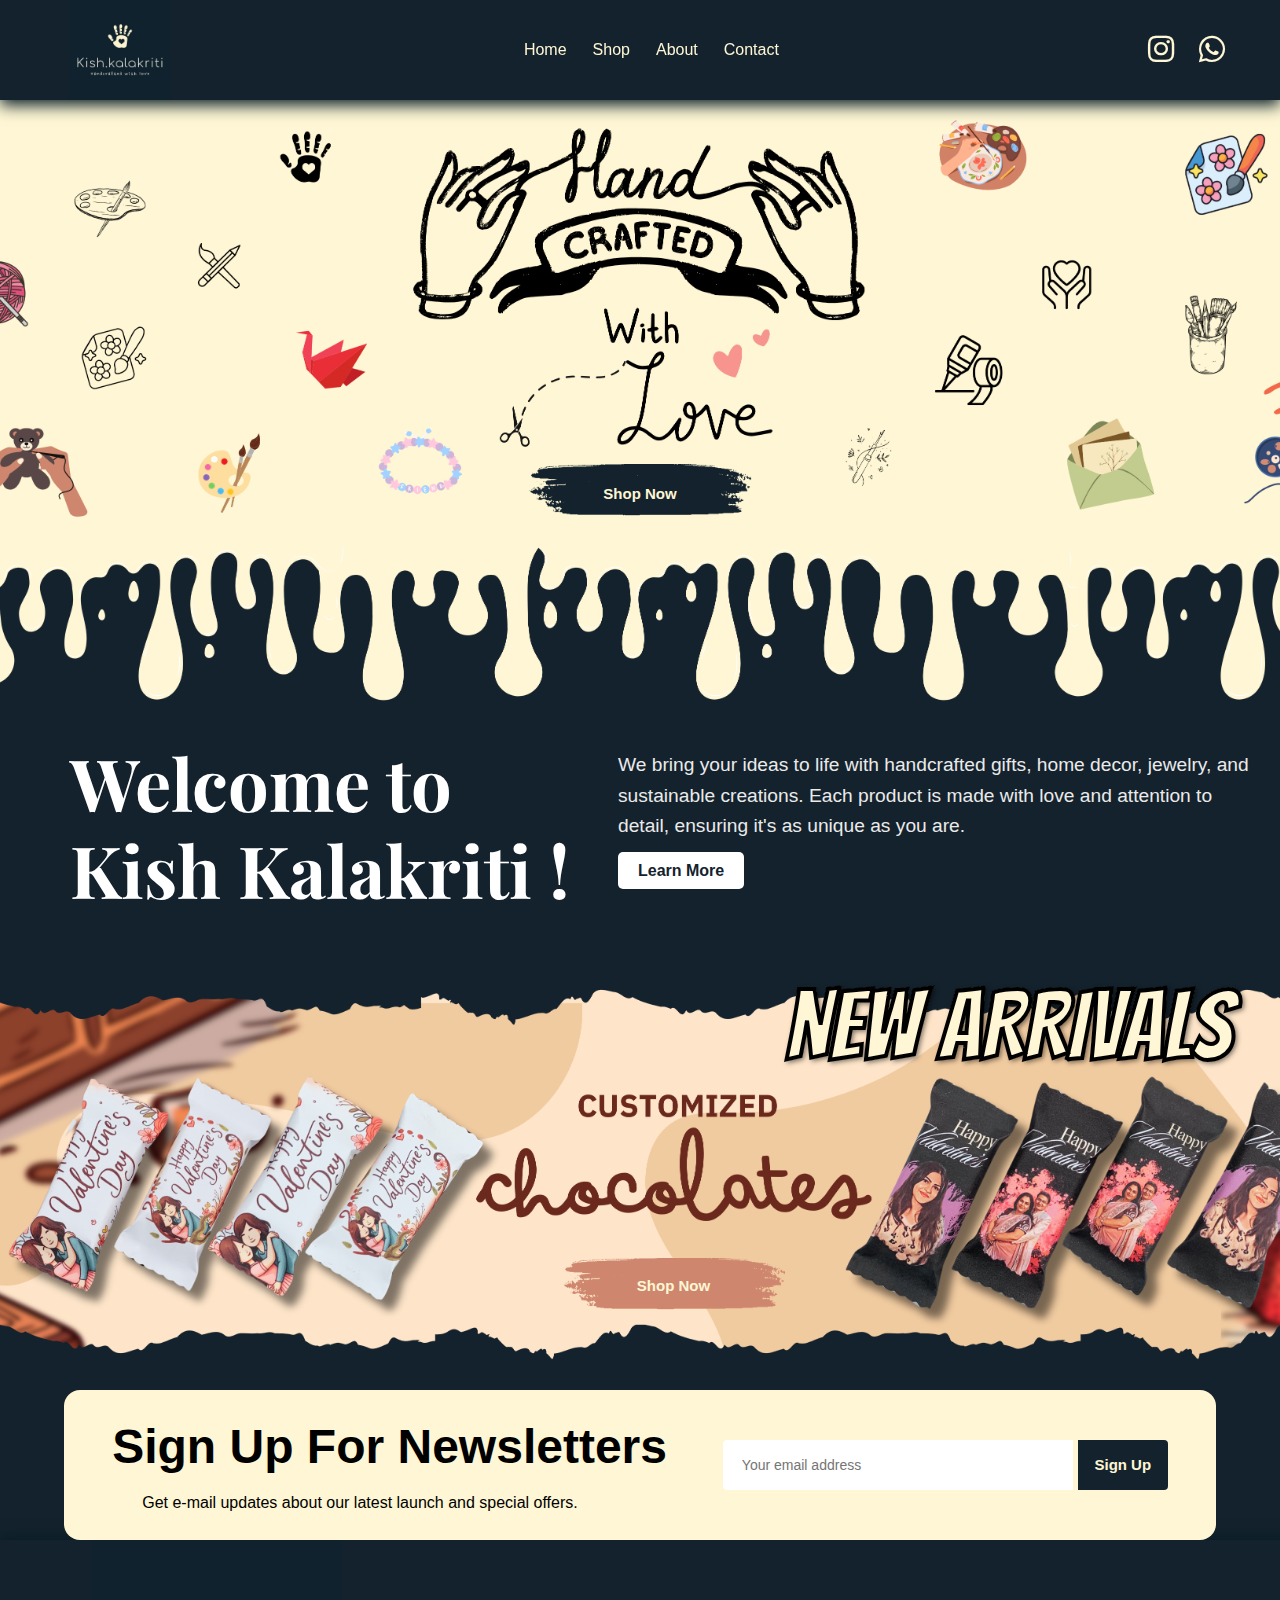
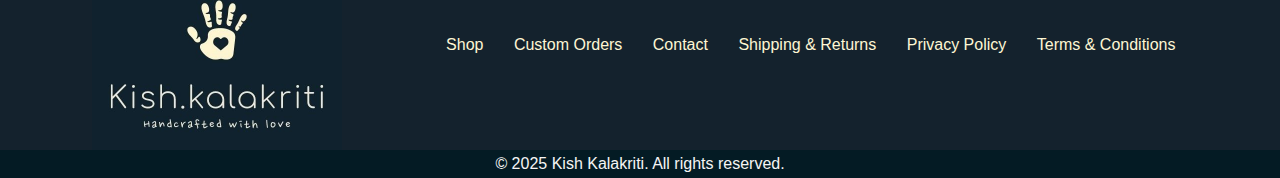
<file: index.html>
<!DOCTYPE html>
<html lang="en">
    <head>
        <!-- Basic Meta Tags -->
        <meta charset="UTF-8">
        <meta name="viewport" content="width=device-width, initial-scale=1.0">
        <meta http-equiv="X-UA-Compatible" content="IE=edge">
        
        <!-- Primary Meta Tags -->
        <title>Kish Kalakriti - Handcrafted Creations & Personalized Gifts</title>
        <meta name="title" content="Kish Kalakriti - Handcrafted Creations & Personalized Gifts">
        <meta name="description" content="Discover unique handcrafted gifts, home decor, customized chocolates, jewelry, and sustainable creations at Kish Kalakriti. Each product is made with love and attention to detail.">
        <meta name="keywords" content="handmade gifts, customized chocolates, glass paintings, jewelry, handcrafted, home decor, keychains, custom gifts, personalized gifts">
        <meta name="author" content="Kish Kalakriti">
        <meta name="robots" content="index, follow">
        <meta name="language" content="English">
        
        <!-- Canonical URL -->
        <meta rel="canonical" href="https://kishkalakriti.netlify.app">
        
        <!-- Open Graph / Facebook -->
        <meta property="og:type" content="website">
        <meta property="og:url" content="https://kishkalakriti.netlify.app">
        <meta property="og:title" content="Kish Kalakriti - Handcrafted Creations & Personalized Gifts">
        <meta property="og:description" content="We bring your ideas to life with handcrafted gifts, home decor, jewelry, and sustainable creations. Each product is made with love and attention to detail, ensuring it's as unique as you are.">
        <meta property="og:image" content="https://kishkalakriti.netlify.app/assets/images/kish-kalakriti-og.png">
        <meta property="og:image:width" content="1200">
        <meta property="og:image:height" content="627">
        <meta property="og:image:type" content="image/png">
        <meta property="og:site_name" content="Kish Kalakriti">

        <meta property="og:image" content="https://kishkalakriti.netlify.app/assets/images/kish-kalakriti-og.png">
        <meta property="og:url" content="https://kishkalakriti.netlify.app">
        <meta property="og:type" content="website">


        <meta property="og:title" content="Kish Kalakriti - Handcrafted Creations & Personalized Gifts">
        <meta property="og:description" content="We bring your ideas to life with handcrafted gifts, home decor, jewelry, and sustainable creations. Each product is made with love and attention to detail, ensuring it's as unique as you are.">
        <meta property="og:image" content="https://kishkalakriti.netlify.app/assets/images/kish-kalakriti-og.png">
        <meta property="og:image:width" content="1200">
        <meta property="og:image:height" content="627">
        <meta property="og:image:type" content="image/png">
        <meta property="og:site_name" content="Kish Kalakriti">
        <meta property="og:url" content="https://kishkalakriti.netlify.app">
        <meta property="og:type" content="website">

        
        <!-- Twitter -->
        <meta property="twitter:card" content="summary_large_image">
        <meta property="twitter:url" content="https://kishkalakriti.netlify.app">
        <meta property="twitter:title" content="Kish Kalakriti - Handcrafted Creations & Personalized Gifts">
        <meta property="twitter:description" content="Discover unique handcrafted gifts, home decor, customized chocolates, jewelry, and sustainable creations at Kish Kalakriti.">
        <meta property="twitter:image" content="https://kishkalakriti.netlify.app/assets/images/kish-kalakriti-og.png">
        
        <!-- Favicon -->
        <link rel="icon" type="image/png" sizes="32x32" href="/favicon-32x32.png">
        <link rel="icon" type="image/png" sizes="16x16" href="/favicon-16x16.png">
        <link rel="apple-touch-icon" sizes="180x180" href="/apple-touch-icon.png">
        <link rel="manifest" href="/site.webmanifest">
        <meta name="theme-color" content="#14222D">
        
        <!-- Performance Optimization -->
        <link rel="preconnect" href="https://fonts.googleapis.com">
        <link rel="preconnect" href="https://fonts.gstatic.com" crossorigin>
        <link rel="preconnect" href="https://cdnjs.cloudflare.com" crossorigin>
        
        <!-- DNS Prefetch -->
        <link rel="dns-prefetch" href="//fonts.googleapis.com">
        <link rel="dns-prefetch" href="//cdnjs.cloudflare.com">
        
        <!-- Stylesheets -->
        <link rel="stylesheet" href="/assets/css/style.css">
        <link rel="stylesheet" href="https://cdnjs.cloudflare.com/ajax/libs/font-awesome/6.0.0/css/all.min.css">
        <link href="https://fonts.googleapis.com/css2?family=Playfair+Display:wght@400;700&family=Bangers&family=Indie+Flower&family=Kranky&family=Lavishly+Yours&family=Londrina+Shadow&family=Rouge+Script&family=Twinkle+Star&family=Birthstone&display=swap" rel="stylesheet">
        
        <!-- Structured Data - Organization -->
        <script type="application/ld+json">
        {
          "@context": "https://schema.org",
          "@type": "Organization",
          "name": "Kish Kalakriti",
          "url": "https://kishkalakriti.com",
          "logo": "https://kishkalakriti.com/assets/images/logo.png",
          "sameAs": [
            "https://instagram.com/kish.kalakriti",
            "https://wa.me/+917827044075"
          ],
          "contactPoint": {
            "@type": "ContactPoint",
            "telephone": "+917827044075",
            "contactType": "customer service"
          }
        }
        </script>
        
        <!-- Google tag (gtag.js) - Optional, only include if you have Google Analytics -->
        <!-- <script async src="https://www.googletagmanager.com/gtag/js?id=G-XXXXXXXXXX"></script>
        <script>
          window.dataLayer = window.dataLayer || [];
          function gtag(){dataLayer.push(arguments);}
          gtag('js', new Date());
          gtag('config', 'G-XXXXXXXXXX');
        </script> -->
    </head>
<body>
    <header>
        <nav class="navbar">
            <div class="nav-logo">
                <div class="logo"></div>
            </div>
            <div class="nav-ops">
                <a href="index.html" class="active">Home</a>
                <a href="/pages/shop.html">Shop</a>
                <a href="/pages/about.html">About</a>
                <a href="/pages/contact.html">Contact</a>
            </div>
            <div class="social">
                <a href="https://instagram.com/kish.kalakriti"><i class="fab fa-instagram"></i></a>
                <a href="https://wa.me/+917827044075"><i class="fab fa-whatsapp"></i></a>
            </div>
        </nav>
    </header>

    <section class="hero-sec">
        <button class="shop-now">
            <a href="/pages/shop.html">Shop Now</a>
        </button>
    </section>

    <section class="features">
        <div class="welcome">
            <h1>Welcome to<br>Kish Kalakriti !</h1>
        </div>
        <div class="details">
            <p>We bring your ideas to life with handcrafted gifts, home decor, jewelry, and sustainable creations. Each product is made with love and attention to detail, ensuring it's as unique as you are.</p>
            <a href="/pages/about.html" class="btn">Learn More</a>
        </div>
    </section>

    <section class="new-arrivals">
        <div class="new">
            <h1>NEW ARRIVALS</h1>
        </div>
        <div class="new-s">
            <button>
                <a href="/pages/shop.html#customized-chocolates">Shop Now</a>
            </button>
        </div>
    </section>

    <!--<section id="newsletter">
        <div class="news">
            <div class="newstext">
                <h2>Sign up for Newsletter</h2>
                <p>Get e-mail updates about our latest launch and special offers.</p>
            </div>
            <div class="form">
                <input type="text" placeholder="Your email address">
                <button>Sign Up</button>
            </div>
            <div class="form">
                <form id="newsletter-form">
                    <input type="email" name="email" placeholder="Your email address" required>
                    <button type="submit">Sign Up</button>
                </form>
            </div>
            
        </div>
    </section>-->

    <section id="newsletter">
        <div class="news">
            <div class="newstext">
                <h2>Sign Up For Newsletters</h2>
                <p>Get e-mail updates about our latest launch and special offers.</p>
            </div>
            <div class="form">
                <form id="newsletter-form">
                    <input type="email" name="emailAddress" placeholder="Your email address" required>
                    <button type="submit">Sign Up</button>
                </form>
            </div>
        </div>
    </section>
    
    
    
    
    
    
    
    

    <footer>
        <div class="foot">
            <div class="col">
                <div class="foot-logo"></div>
            </div>
    
            <div class="footer-links">
                <div class="links">
                    <a href="/pages/shop.html">Shop</a>
                    <a href="https://wa.me/+917827044075?text=Hello%2C%20I%20would%20like%20a%20custom%20order">Custom Orders</a>
                    <a href="/pages/contact.html">Contact</a>
                    <a href="/pages/shipping.html">Shipping & Returns</a>
                    <a href="/pages/privacy.html">Privacy Policy</a>
                    <a href="/pages/terms.html">Terms & Conditions</a>
                </div>
                
            </div>
        </div>
        <div class="footer-bottom">
            <p>&copy; 2025 Kish Kalakriti. All rights reserved.</p>
        </div>
    </footer>

    <script src="/assets/js/script.js"></script>
</body>
</html>
</file>
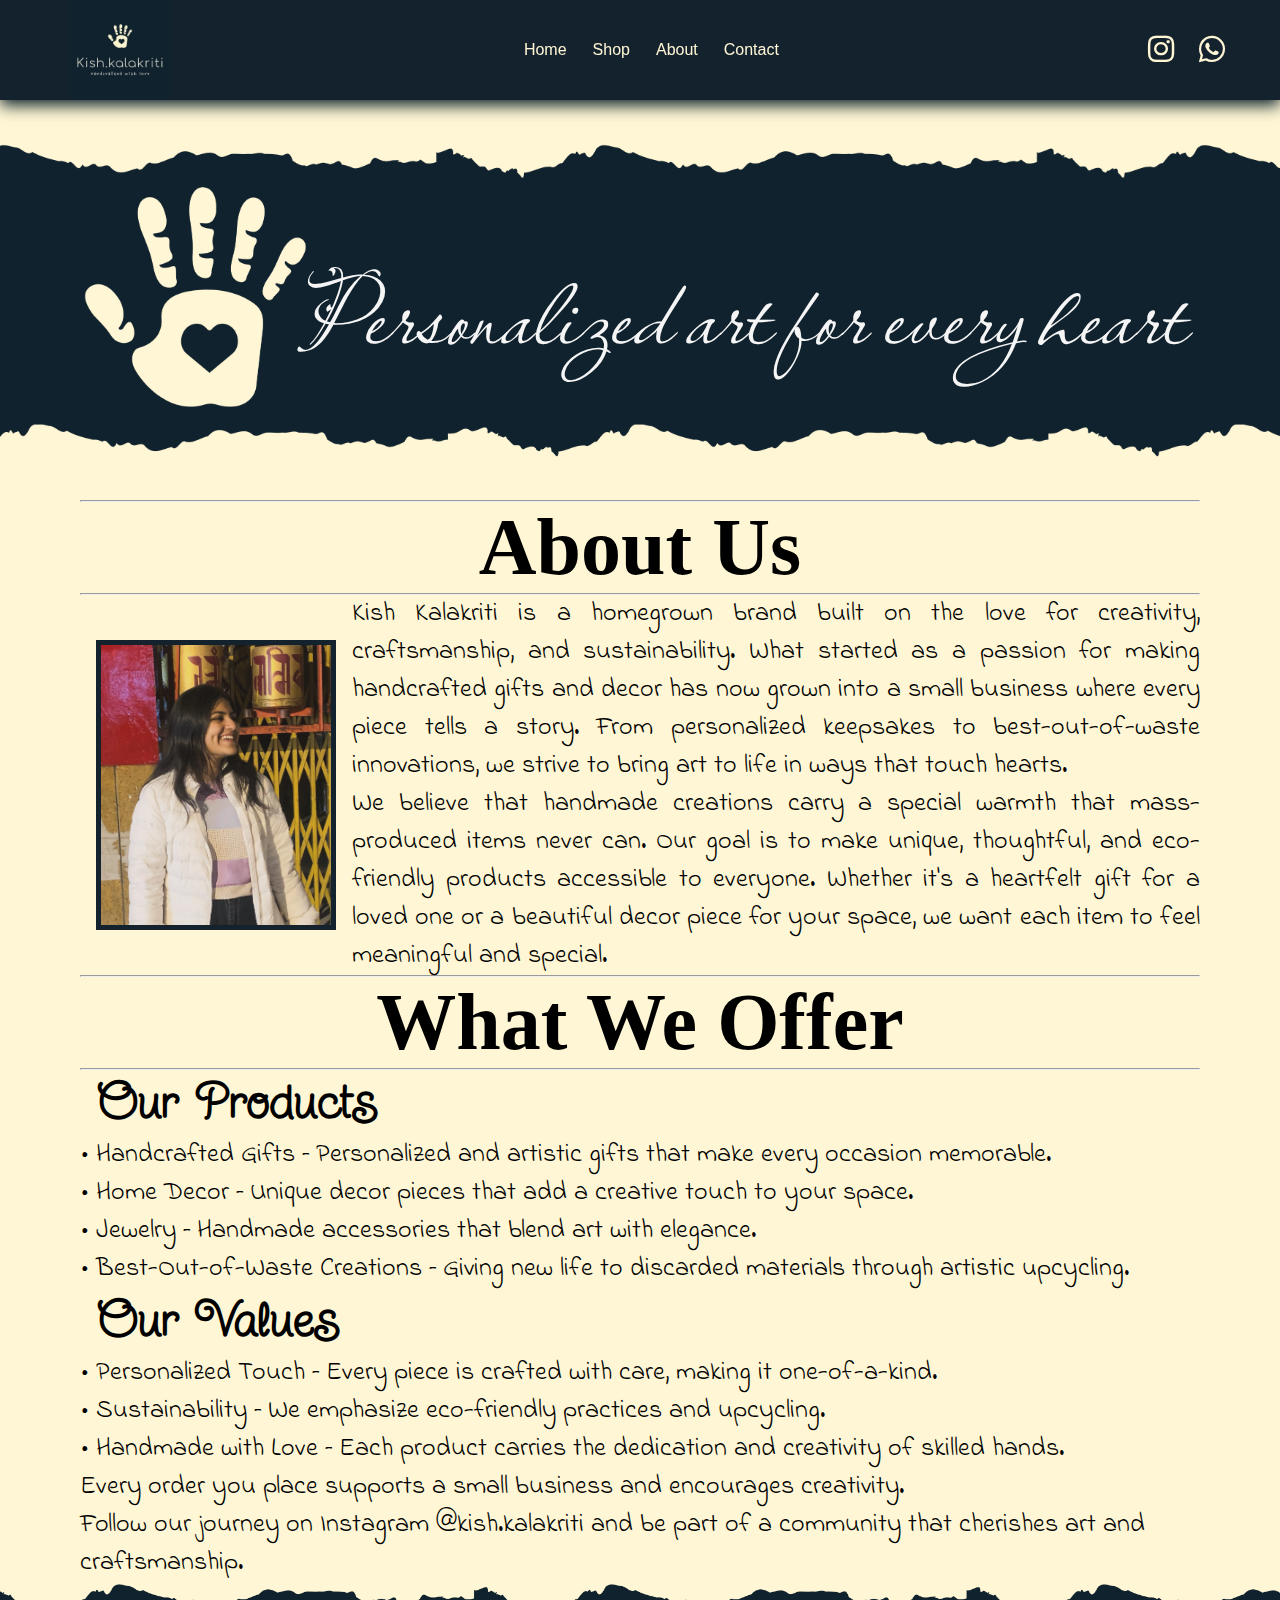
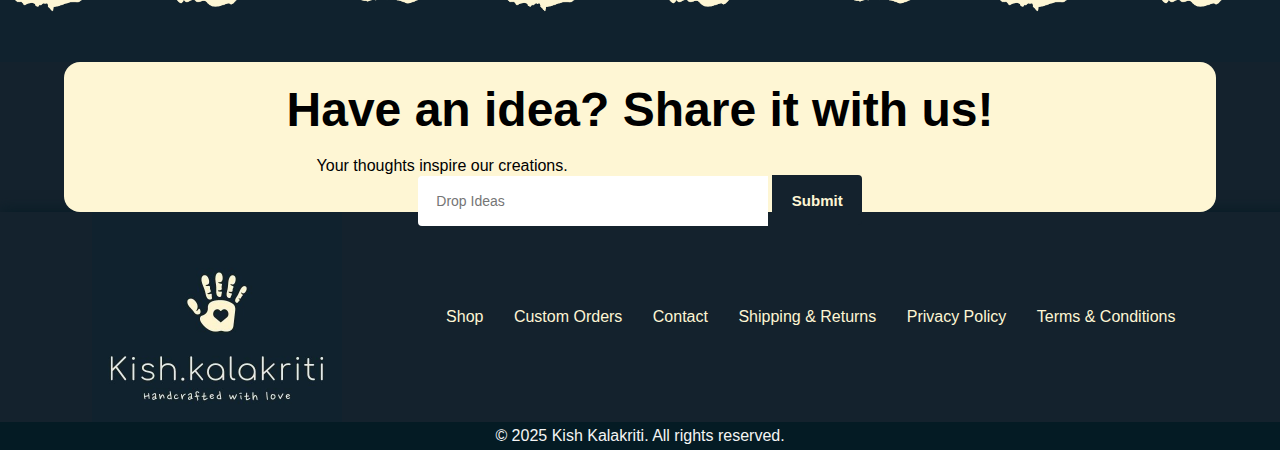
<file: pages/about.html>
<!DOCTYPE html>
<html lang="en">
<head>
    <meta charset="UTF-8">
    <meta name="viewport" content="width=device-width, initial-scale=1.0">
    <title>About Us - Kish Kalakriti</title>
    <link rel="stylesheet" href="/assets/css/style.css">
    <link rel="stylesheet" href="https://cdnjs.cloudflare.com/ajax/libs/font-awesome/6.0.0/css/all.min.css">
    <link href="https://fonts.googleapis.com/css2?family=Playfair+Display:wght@400;700&family=Bangers&family=Indie+Flower&family=Kranky&family=Lavishly+Yours&family=Londrina+Shadow&family=Rouge+Script&family=Twinkle+Star&family=Birthstone&display=swap" rel="stylesheet">
</head>
<body bgcolor="#fef6d4">
    <header>
        <nav class="navbar">
            <div class="nav-logo">
                <div class="logo"></div>
            </div>
            <div class="nav-ops">
                <a href="/index.html">Home</a>
                <a href="shop.html">Shop</a>
                <a href="about.html" class="active">About</a>
                <a href="contact.html">Contact</a>
            </div>
            <div class="social">
                <a href="https://instagram.com/kish.kalakriti"><i class="fab fa-instagram"></i></a>
                <a href="https://wa.me/+917827044075"><i class="fab fa-whatsapp"></i></a>
            </div>
        </nav>
    </header>

    

    <section class="hero-abt">
        <div class="abt-txt">
            <p>Personalized  art  for  every  heart</p>
        </div>
    </section>

    <section class="about-us">
        <hr>
        <h1>About Us</h1>
        <hr>
        <div class="cont">
            <div class="photo-box">
                <div class="photo"></div>
            </div>
            <div class="text-content">
                <p>
                    Kish Kalakriti is a homegrown brand built on the love for creativity, craftsmanship, and sustainability. What started as a passion for making handcrafted gifts and decor has now grown into a small business where every piece tells a story. From personalized keepsakes to best-out-of-waste innovations, we strive to bring art to life in ways that touch hearts.
                </p>
                <p>
                    We believe that handmade creations carry a special warmth that mass-produced items never can. Our goal is to make unique, thoughtful, and eco-friendly products accessible to everyone. Whether it's a heartfelt gift for a loved one or a beautiful decor piece for your space, we want each item to feel meaningful and special.
                </p>
            </div>
        </div>
    </section>

   

    <section class="creator">
        <hr>
        <h1>What We Offer</h1>
        <hr>
        <h2>Our Products</h2>
        <p>• Handcrafted Gifts – Personalized and artistic gifts that make every occasion memorable.</p>
        <p>• Home Decor – Unique decor pieces that add a creative touch to your space.</p>
        <p>• Jewelry – Handmade accessories that blend art with elegance.</p>
        <p>• Best-Out-of-Waste Creations – Giving new life to discarded materials through artistic upcycling.</p>
        
        <h2>Our Values</h2>
        <p>• Personalized Touch – Every piece is crafted with care, making it one-of-a-kind.</p>
        <p>• Sustainability – We emphasize eco-friendly practices and upcycling.</p>
        <p>• Handmade with Love – Each product carries the dedication and creativity of skilled hands.</p>
        
        <p>Every order you place supports a small business and encourages creativity.</p>
        <p>Follow our journey on Instagram @kish.kalakriti and be part of a community that cherishes art and craftsmanship.</p>
    </section>

    <section class="abtbanner2"></section>


    <section id="newsletter">
        <div class="news">
            <div class="newstext">
                <h2>Have an idea? Share it with us!</h2>
                <p>Your thoughts inspire our creations.</p>
            </div>
            <div class="form">
                <form id="newsletter-form" action="https://formspree.io/f/mvgkonrw" method="POST">
                  <input type="text" name="message" placeholder="Drop Ideas" required>
                  <button type="submit">Submit</button>
                </form>
              </div>
        </div>
    </section>

    <footer>
        <div class="foot">
            <div class="col">
                <div class="foot-logo"></div>
            </div>
    
            <div class="footer-links">
                <div class="links">
                    <a href="shop.html">Shop</a>
                    <a href="https://wa.me/+917827044075?text=Hello%2C%20I%20would%20like%20a%20custom%20order">Custom Orders</a>
                    <a href="contact.html">Contact</a>
                    <a href="shipping.html">Shipping & Returns</a>
                    <a href="privacy.html">Privacy Policy</a>
                    <a href="terms.html">Terms & Conditions</a>
                </div>
                
            </div>
        </div>
        <div class="footer-bottom">
            <p>&copy; 2025 Kish Kalakriti. All rights reserved.</p>
        </div>
    </footer>

    <script src="/assets/js/script.js"></script>
</body>
</html>
</file>
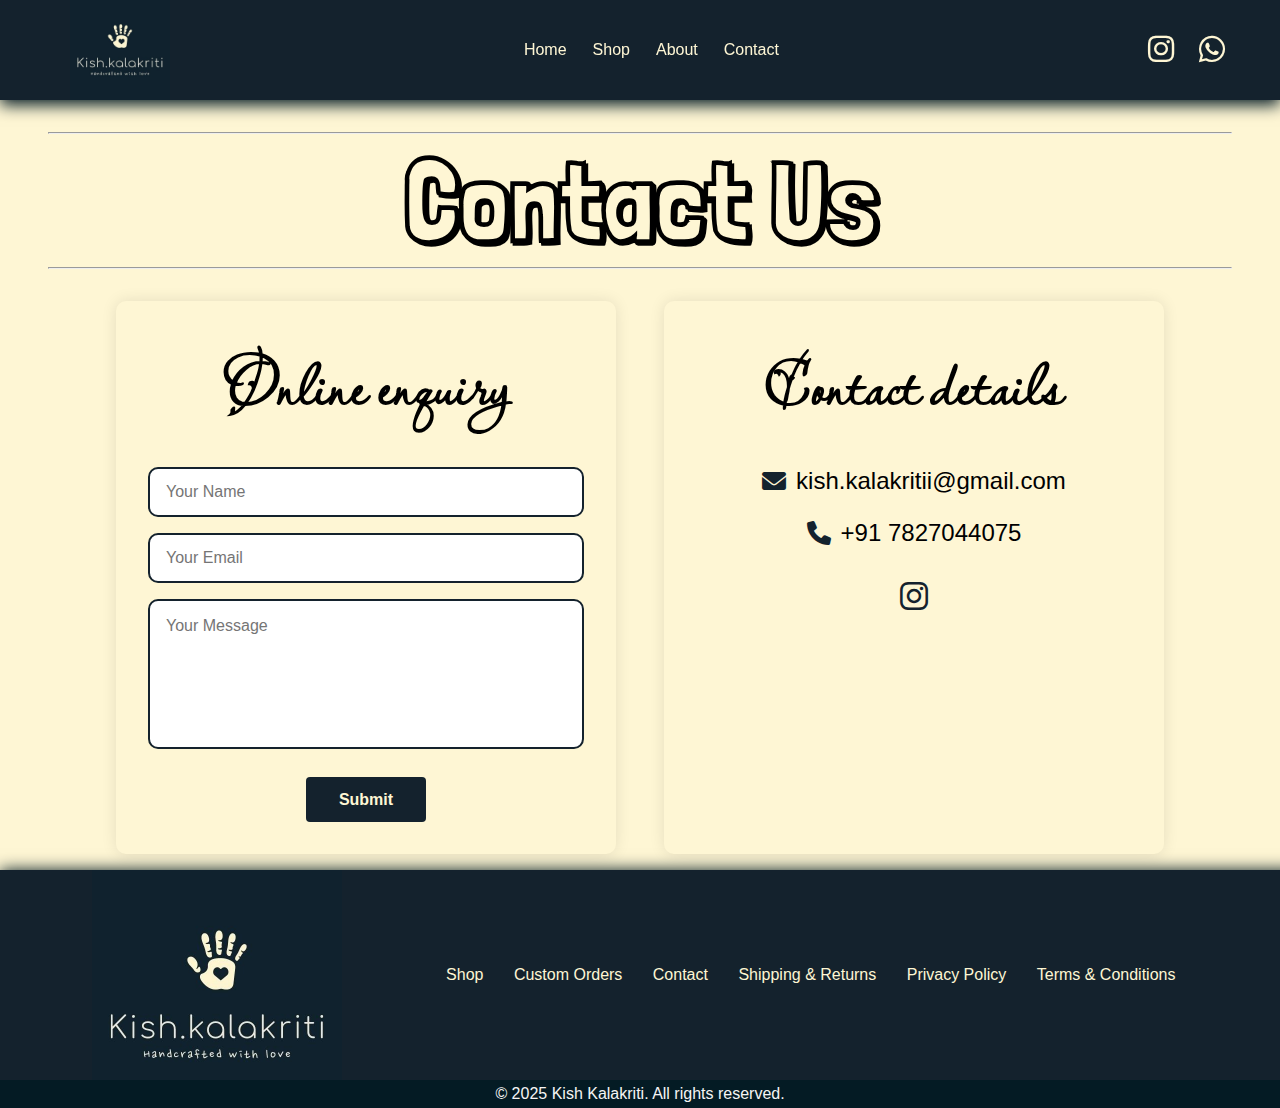
<file: pages/contact.html>
<!DOCTYPE html>
<html lang="en">
<head>
    <meta charset="UTF-8">
    <meta name="viewport" content="width=device-width, initial-scale=1.0">
    <title>Contact Us - Kish Kalakriti</title>
    <link rel="stylesheet" href="/assets/css/style.css">
    <link rel="stylesheet" href="https://cdnjs.cloudflare.com/ajax/libs/font-awesome/6.0.0/css/all.min.css">
    <link href="https://fonts.googleapis.com/css2?family=Playfair+Display:wght@400;700&family=Bangers&family=Indie+Flower&family=Kranky&family=Lavishly+Yours&family=Londrina+Shadow&family=Rouge+Script&family=Twinkle+Star&family=Birthstone&display=swap" rel="stylesheet">
</head>
<body bgcolor="#fef6d4">
    <header>
        <nav class="navbar">
            <div class="nav-logo">
                <div class="logo"></div>
            </div>
            <div class="nav-ops">
                <a href="/index.html" class="active">Home</a>
                <a href="shop.html">Shop</a>
                <a href="about.html">About</a>
                <a href="contact.html">Contact</a>
            </div>
            <div class="social">
                <a href="https://instagram.com/kish.kalakriti"><i class="fab fa-instagram"></i></a>
                <a href="https://wa.me/+917827044075"><i class="fab fa-whatsapp"></i></a>
            </div>
        </nav>
    </header>

    <section class="contact-us">
        <hr>
        <h1>Contact Us</h1>
        <hr>
        <div class="contactcont">
            <div class="online">
                <h2>Online enquiry</h2>
                <form id="contact-form" action="https://formspree.io/f/xwplkjow" method="POST">
                    <input type="text" name="name" placeholder="Your Name" required>
                    <input type="email" name="email" placeholder="Your Email" required>
                    <textarea name="message" placeholder="Your Message" required></textarea>
                    <button type="submit">Submit</button>
                </form>
            </div>
            <div class="det">
                <h2>Contact details</h2>
                <p><i class="fas fa-envelope"></i> kish.kalakritii@gmail.com</p>
                <p><i class="fas fa-phone"></i> +91 7827044075</p>
                <div class="social-contact">
                    
                    <a href="https://instagram.com/kish.kalakriti"><i class="fab fa-instagram"></i></a>
                    
                </div>
            </div>
        </div>
    </section>

    <!--<section id="newsletter">
        <div class="news">
            <div class="newstext">
                <h2>Sign Up For Newsletters</h2>
                <p>Get e-mail updates about our latest launch and special offers.</p>
            </div>
            <div class="form">
                <form id="newsletter-form" target="hidden-iframe">
                    <input type="email" name="emailAddress" placeholder="Your email address" required>
                    <button type="submit">Sign Up</button>
                </form>
                <iframe name="hidden-iframe" id="hidden-iframe" style="display:none"></iframe>
            </div>
        </div>
    </section>-->

    <footer>
        <div class="foot">
            <div class="col">
                <div class="foot-logo"></div>
            </div>
    
            <div class="footer-links">
                <div class="links">
                    <a href="shop.html">Shop</a>
                    <a href="https://wa.me/+917827044075?text=Hello%2C%20I%20would%20like%20a%20custom%20order">Custom Orders</a>
                    <a href="contact.html">Contact</a>
                    <a href="shipping.html">Shipping & Returns</a>
                    <a href="privacy.html">Privacy Policy</a>
                    <a href="terms.html">Terms & Conditions</a>
                </div>
                
            </div>
        </div>
        <div class="footer-bottom">
            <p>&copy; 2025 Kish Kalakriti. All rights reserved.</p>
        </div>
    </footer>

    <script src="/assets/js/script.js"></script>
</body>
</html>
</file>
<file: assets/css/style.css>
* {
    margin: 0;
    padding: 0;
    font-family: Arial;
    box-sizing: border-box;
  }
  
  html {
    scroll-behavior: smooth;
  }
  
  .navbar {
    height: 100px;
    display: flex;
    justify-content: space-between;
    align-items: center;
    padding: 20px 40px 20px 70px;
    background-color: #14222D;
    box-shadow: 0px 5px 15px #041b24;
    z-index: 999;
    position: sticky;
    top: 0;
    left: 0;
  }
  
  .nav-logo {
    height: 100px;
    width: 100px;
  }
  
  .logo {
    background-image: url(../images/logo.jpg);
    background-size: cover;
    height: 100%;
    width: 100%;
  }
  
  .nav-ops a,
  .footer-links a {
    color: #FEF6D4;
    padding-left: 12px;
    padding-right: 12px;
    padding-top: 2px;
    padding-bottom: 2px;
    border: 1px solid #14222D;
    text-decoration: none;
    transition: 0.3s ease;
  }
  
  .nav-ops a:hover,
  .footer-links a:hover {
    border: 1px solid white;
    color: white;
  }
  
  .active {
    color: white;
  }
  
  .social {
    display: flex;
    height: 100%;
    align-items: center;
    border: 2px solid #14222D;
    margin-right: 0;
  }
  
  .social a {
    color: #FEF6D4;
    font-size: 30px;
    transition: 0.3s ease;
    padding: 0.8rem;
  }
  
  .social a:hover {
    color: white;
  }
  
  /* hero */
  .hero-sec {
    background-image: url(../images/home/1.png);
    background-size: cover;
    background-position: center;
    height: 430px;
    display: flex;
    justify-content: center;
    align-items: flex-end;
  }
  
  .hero-sec button {
    background-color: transparent;
    border: 0;
    background-repeat: no-repeat;
    cursor: pointer;
    font-weight: 700;
    font-size: 15px;
    padding-bottom: 28px;
  }
  
  .hero-sec a {
    color: #FEF6D4;
    transition: 0.3s ease;
    border: 1px solid transparent;
    text-decoration: none;
    padding: 2px 10px 2px 10px;
  }
  
  .hero-sec a:hover {
    font-weight: 700;
    color: white;
    border: 1px solid white;
  }
  
  .features {
    background-image: url(../images/home/2.png);
    background-size: cover;
    background-position: center;
    height: 430px;
    display: flex;
    justify-content: center;
    align-items: flex-end;
  }
  
  /* Left-aligned welcome text */
  .welcome h1 {
    font-family: 'Playfair Display', serif;
    font-size: 5rem;
    font-weight: bold;
    margin: 3rem;
    line-height: 1.2;
    text-align: left;
    color: #FFFFFF; /* Pure white for main heading */
  }
  
  /* Right-aligned details */
  .details {
    text-align: left;
    max-width: 50%;
    margin-bottom: 5rem;
  }
  
  .details p {
    font-size: 1.2rem;
    margin-bottom: 15px;
    line-height: 1.6;
    color: #EAEAEA; /* Lighter shade of white */
    padding-bottom: 5px;
  }
  
  /* Button styling */
  .details .btn {
    text-decoration: none;
    background: #FFFFFF; /* White button */
    color: #14222D; /* Dark teal text */
    padding: 10px 20px;
    border-radius: 5px;
    font-weight: bold;
    transition: color 0.3s;
  }
  
  .details .btn:hover {
    background: #EAEAEA; /* Slightly darker white */
    color: #0F1A23; /* Darker teal */
  }
  
  .new-arrivals {
    background-image: url(../images/home/new\ arrivals.png);
    background-size: cover;
    background-position: center;
    height: 430px;
    display: flex;
    flex-direction: column;
    align-items: center;
    justify-content: flex-end;
  }
  
  .new {
    margin-bottom: 200px;
    width: 100%;
    text-align: right;
  }
  
  .new h1 {
    color: #FEF6D4;
    font-size: 8rem;
    font-family: "Bangers", serif;
    margin-right: 5rem;
    text-shadow: 2px 2px 5px rgba(0, 0, 0, 0.5);
    -webkit-text-stroke: 1px black; /* Add border to text */
  }
  
  .new-s {
    margin-bottom: 87px;
    margin-left: 67px;
  }
  
  .new-s button {
    background-color: transparent;
    border: 0;
    background-repeat: no-repeat;
    cursor: pointer;
    font-weight: 700;
    font-size: 15px;
    padding-bottom: 9px;
  }
  
  .new-s a {
    color: #FEF6D4;
    transition: 0.3s ease;
    border: 1px solid transparent;
    text-decoration: none;
    padding: 2px 10px;
  }
  
  .new-s a:hover {
    font-weight: 700;
    color: white;
    border: 1px solid white;
  }
  
  .news {
    display: flex;
    justify-content: space-around;
    flex-wrap: wrap;
    align-items: center;
    background-color: #FEF6D4;
    width: 90%;
    color: black;
    height: 150px;
    padding: 20px;
    border-radius: 1rem;
  }
  
  .news h2 {
    font-size: 3rem;
  }
  
  .news p {
    padding-top: 20px;
    padding-left: 30px;
  }
  
  .form {
    display: flex;
  }
  
  #newsletter {
    background-color: #14222D;
    display: flex;
    justify-content: center;
    align-items: center;
  }
  
  #newsletter input {
    height: 3.125rem;
    padding: 0 1.25em;
    font-size: 14px;
    width: 350px;
    border: 1px solid transparent;
    border-radius: 4px;
    outline: none;
    border-top-right-radius: 0;
    border-bottom-right-radius: 0;
  }
  
  .form button {
    width: 90px;
    height: 3.125rem;
    background-color: #14222D;
    color: #FEF6D4;
    border-radius: 4px;
    border: 1px solid transparent;
    font-weight: bold;
    transition: color 0.3s;
    border-top-left-radius: 0;
    border-bottom-left-radius: 0;
    font-size: 15px;
  }
  
  #newsletter button:hover {
    background: #1d3242; /* Slightly darker white */
    color: #fcf8e5; /* Darker teal */
    border: 1px solid #0F1A23;
  }
  
  .foot {
    display: flex;
    justify-content: space-evenly;
    align-items: center;
    background-color: #14222D;
    box-shadow: 15px 15px 15px 15px #041b24;
    z-index: 999;
  }
  
  .foot-logo {
    background-image: url(../images/logo.jpg);
    background-size: cover;
    height: 210px;
    width: 100%;
  }
  
  .col {
    height: 210px;
    width: 250px;
    color: #FEF6D4;
  }
  
  .foot h4 {
    font-weight: 700;
    font-size: 2rem;
  }
  
  .foot i {
    font-size: 2.5rem;
  }
  
  .footer-bottom {
    text-align: center;
    padding: 5px;
    background-color: #041b24;
    color: whitesmoke;
  }
  
  .icon {
    display: flex;
    justify-content: center;
    align-items: center;
  }
  
  /* Menu button for mobile (hidden by default) */
  .menu-button {
    display: none;
    background-color: transparent;
    border: none;
    color: #FEF6D4;
    cursor: pointer;
  }
  
  /* Responsive images */
  img {
    max-width: 100%;
    height: auto;
  }
  
  /* Windows Desktop Specific Adjustments */
  @media (min-width: 992px) and (max-width: 1366px) {
    .new h1 {
      font-size: 6rem;
      margin-right: 3rem;
    }
    
    .welcome h1 {
      font-size: 4.5rem;
    }
  }
  
  /* Tablet Styles */
  @media (max-width: 992px) {
    .hero-sec, .features, .new-arrivals {
      background-position: center;
    }
    
    .new h1 {
      font-size: 6rem;
      margin-right: 2rem;
    }
    
    .box {
      width: 45%;
    }
  }
  
  @media (max-width: 768px) {
    .navbar {
      padding: 20px;
    }
    
    .nav-ops a {
      padding-left: 8px;
      padding-right: 8px;
    }
    
    .hero-sec {
      height: 350px;
    }
    
    .features {
      height: auto;
      padding: 50px 0 30px;
      flex-direction: column;
      align-items: center;
    }
    
    .welcome h1 {
      font-size: 4rem;
      margin: 2rem;
      text-align: center;
    }
    
    .details {
      max-width: 80%;
      margin-bottom: 2rem;
      text-align: center;
    }
    
    .new-arrivals {
      height: 350px;
      background-position: 55% center;
    }
    
    .new {
      margin-bottom: 120px;
      text-align: center;
    }
    
    .new h1 {
      font-size: 5rem;
      margin-right: 0;
      text-align: center;
    }
    
    .new-s {
      margin-left: 0;
    }
    
    .news {
      flex-direction: column;
      height: auto;
      padding: 20px;
      text-align: center;
    }
    
    .newstext {
      margin-bottom: 15px;
    }
    
    .news h2 {
      font-size: 2.5rem;
    }
    
    .foot {
      flex-direction: column;
      align-items: center;
      padding: 20px 0;
    }
    
    .footer-links {
      text-align: center;
      margin: 10px 0;
    }
  }
  
  /* Mobile Styles */
  @media (max-width: 576px) {
    .navbar {
      height: auto;
      min-height: 50px;
      padding: 10px;
      flex-wrap: wrap;
    }
    
    .nav-logo {
      height: 50px;
      width: 50px;
      margin-bottom: 0;
    }
    
    .menu-button {
      position: absolute;
      right: 15px;
      top: 15px;
      background-color: transparent;
      border: none;
      color: #FEF6D4;
      font-size: 16px;
      cursor: pointer;
      display: block;
      width: 40px;
      height: 40px;
      padding: 0;
    }
    
    .menu-button::before {
      content: "\f0c9";
      font-family: "Font Awesome 6 Free";
      font-weight: 900;
      font-size: 24px;
      display: flex;
      align-items: center;
      justify-content: center;
      width: 100%;
      height: 100%;
    }
    
    .menu-active .menu-button::before {
      content: "\f00d";
    }
    
    .nav-ops, .social {
      display: none;
      flex-direction: column;
      width: 100%;
      margin-top: 10px;
      align-items: center;
    }

    .social{
      flex-direction: row;
    }
    
    .nav-ops a {
      margin: 5px 0;
      width: 80%;
      text-align: center;
      padding: 8px 0;
    }
    
    .social {
      justify-content: center;
      margin-top: 10px;
      padding-bottom: 5px;
    }
    
    .menu-active .nav-ops,
    .menu-active .social {
      display: flex;
    }
    
    .hero-sec {
      height: 250px;
    }
    
    .hero-sec .shop-now {
      margin-bottom: -10px;
    }
    
    .features {
      padding-top: 80px;
    }
    
    .welcome {
      margin-top: 80px;
    }
    
    .welcome h1 {
      font-size: 3rem;
      margin: 1rem;
      margin-top: 3.5rem;
    }
    
    .details {
      max-width: 95%;
    }
    
    .details p {
      font-size: 1rem;
    }
    
    .new-arrivals {
      height: 300px;
      background-position: 54% center;
      align-items: center;
    }
    
    .new {
      margin-bottom: 150px;
      width: 100%;
    }
    
    .new h1 {
      font-size: 3.5rem;
      margin-right: 0;
      text-align: center;
      width: 100%;
    }
    
    .new-s {
      margin-bottom: 65px;
      margin-left: 0;
    }
    
    .form {
      flex-direction: column;
      align-items: center;
      width: 100%;
    }
    
    #newsletter input {
      width: 90%;
      margin-bottom: 10px;
      border-radius: 4px;
    }
    
    #newsletter button {
      width: 40%;
      border-radius: 4px;
    }

     /* Footer - two columns on mobile */
  .foot {
    flex-direction: row;
    padding: 15px;
    align-items: center;
    justify-content: space-between;
  }
  
  .col {
    height: 120px;
    width: 120px;
    margin-bottom: 10px;
    flex: 0 0 40%;
  }
  
  .foot-logo {
    height: 120px;
  }
  
  .footer-links {
    flex: 0 0 50%;
    display: flex;
    flex-direction: column;
    align-items: center;
  }
  
  .links {
    display: flex;
    flex-direction: column;
    align-items: center;
    text-align: center;
  }
  
  .footer-links a {
    margin: 5px 0;
    text-align: center;
    font-size: 14px;
    padding: 5px;
  }
  }
  

  /* about page */
  /* About Page Specific Styles 
.hero-abt {
  background-image: url(../images/about/abtbanner1.png);
  background-size: cover;
  background-position: center;
  height: 400px;
  display: flex;
  justify-content: center;
  align-items: flex-end;
}

.abt-txt pre {
  font-size: 6rem;
  font-family: "Lavishly Yours", serif;
  font-style: italic;
  color: whitesmoke;
  margin-bottom: 6.8rem;
  text-align: center;
}

.about-us,
.creator {
  padding: 0 5rem;
}

.about-us h1,
.creator h1 {
  font-family: "Kranky", serif;
  font-size: 5rem;
  text-align: center;
}

.about-us h2,
.creator h2 {
  font-family: "Twinkle Star", serif;
  font-size: 3rem;
  padding: 2px 1rem;
}

.about-us p,
.about-us pre,
.about-us a,
.creator p,
.creator a {
  font-family: "Indie Flower", serif;
  font-size: 26px;
}

.photo-box {
  height: auto;
  width: 100%;
  max-width: 600px;
  padding: 1rem;
}

.photo {
  background-image: url(../images/about/me.JPG);
  height: 0;
  padding-bottom: 116.67%;
  width: 100%;
  background-size: cover;
  border: 5px solid #14222D;
}

.cont {
  display: flex;
  justify-content: space-evenly;
  text-align: justify;
  align-items: center;
}

.abtbanner2 {
  background-image: url(../images/about/abtbanner2.png);
  background-size: cover;
  height: 80px;
  display: flex;
  justify-content: center;
  align-items: flex-end;
}

/* Add these media query updates for About page 
@media (max-width: 992px) {
  .hero-abt {
    background-position: center;
  }
  
  .abt-txt pre {
    font-size: 5rem;
    margin-left: 0;
    text-align: center;
  }
  
  .about-us h1,
  .creator h1 {
    font-size: 4rem;
  }
  
  .about-us,
  .creator {
    padding: 0 3rem;
  }
}

@media (max-width: 768px) {
  .hero-abt {
    height: 350px;
  }
  
  .abt-txt pre {
    font-size: 4rem;
    margin-bottom: 4rem;
  }
  
  .about-us h1,
  .creator h1 {
    font-size: 3.5rem;
  }
  
  .about-us p,
  .about-us pre,
  .about-us a,
  .creator p,
  .creator a {
    font-size: 22px;
  }
  
  .cont {
    flex-direction: column;
  }
  
  .photo-box, .photo {
    width: 90%;
    max-width: 500px;
    margin: 0 auto;
  }
}

@media (max-width: 576px) {
  .hero-abt {
    height: 300px;
  }
  
  .abt-txt pre {
    font-size: 3rem;
    margin-bottom: 3rem;
  }
  
  .about-us h1,
  .creator h1 {
    font-size: 2.8rem;
  }
  
  .about-us h2,
  .creator h2 {
    font-size: 2.2rem;
  }
  
  .about-us p,
  .about-us pre,
  .about-us a,
  .creator p,
  .creator a {
    font-size: 18px;
  }
  
  .about-us,
  .creator {
    padding: 0 1.5rem;
  }
}
  */

  /* About Page Specific Styles */
.hero-abt {
  background-image: url(../images/about/abtbanner1.png);
  background-size: cover;
  background-position: center;
  height: 400px;
  display: flex;
  justify-content: center;
  align-items: flex-end;
}

.abt-txt p {
  font-size: 6rem;
  font-family: "Lavishly Yours", serif;
  font-style: italic;
  color: whitesmoke;
  margin-bottom: 6.8rem;
  text-align: center;
  margin-left: 12rem;
}

.about-us,
.creator {
  padding: 0 5rem;
}

.about-us h1,
.creator h1 {
  font-family: "Kranky", serif;
  font-size: 5rem;
  text-align: center;
}

.about-us h2,
.creator h2 {
  font-family: "Twinkle Star", serif;
  font-size: 3rem;
  padding: 2px 1rem;
}

.about-us p,
.about-us pre,
.about-us a,
.creator p,
.creator a {
  font-family: "Indie Flower", serif;
  font-size: 26px;
}

.photo-box {
  height: auto;
  width: 100%;
  max-width: 600px;
  padding: 1rem;
}

.photo {
  background-image: url(../images/about/me.JPG);
  height: 0;
  padding-bottom: 116.67%;
  width: 100%;
  background-size: cover;
  border: 5px solid #14222D;
}

.cont {
  display: flex;
  justify-content: space-evenly;
  text-align: justify;
  align-items: center;
}

.abtbanner2 {
  background-image: url(../images/about/abtbanner2.png);
  background-size: cover;
  height: 80px;
  display: flex;
  justify-content: center;
  align-items: flex-end;
}

/* Add these media query updates for About page */
@media (max-width: 992px) {
  .hero-abt {
    background-position: center;
  }

  .abt-txt {
    display: flex;
    align-items: center;
    justify-content: center;
    height: 100%; /* Make sure the container has height */
  }
  
  .abt-txt p {
    font-size: 3rem;
    margin: 0; /* Remove default margins */
  }
  
  .abt-txt p {
    font-size: 5rem;
    margin-left: 5rem;
    text-align: center;
  }
  
  .about-us h1,
  .creator h1 {
    font-size: 4rem;
  }
  
  .about-us,
  .creator {
    padding: 0 3rem;
  }
}

@media (max-width: 768px) {
  .hero-abt {
    height: 350px;
  }

  .abt-txt {
    display: flex;
    align-items: center;
    justify-content: center;
    height: 100%; /* Make sure the container has height */
  }
  
  .abt-txt p {
    font-size: 3rem;
    margin: 0; /* Remove default margins */
  }
  
  .about-us h1,
  .creator h1 {
    font-size: 3.5rem;
  }
  
  .about-us p,
  .about-us pre,
  .about-us a,
  .creator p,
  .creator a {
    font-size: 22px;
  }
  
  .cont {
    flex-direction: column;
  }
  
  .photo-box, .photo {
    width: 90%;
    max-width: 500px;
    margin: 0 auto;
  }
}

@media (max-width: 576px) {
  .hero-abt {
    height: 300px;
  }

  .abt-txt {
    display: flex;
    align-items: center;
    justify-content: center;
    height: 100%; /* Make sure the container has height */
  }
  
  .abt-txt p {
    font-size: 3rem;
    margin: 0; /* Remove default margins */
  }
  
  .about-us h1,
  .creator h1 {
    font-size: 2.8rem;
  }
  
  .about-us h2,
  .creator h2 {
    font-size: 2.2rem;
  }
  
  .about-us p,
  .about-us pre,
  .about-us a,
  .creator p,
  .creator a {
    font-size: 18px;
  }
  
  .about-us,
  .creator {
    padding: 0 1.5rem;
  }
}


/* Contact Page Styles */
.contact-us {
  padding: 2rem 3rem 1rem 3rem;
}

.contact-us h1 {
  font-size: 7rem;
  text-align: center;
  font-family: "Londrina Shadow", serif;
}

.contactcont {
  display: flex;
  justify-content: center;
  gap: 3rem;
  margin-top: 2rem;
}

.contactcont h2 {
  font-family: "Lavishly Yours", serif;
  font-size: 4rem;
  margin-bottom: 2rem;
  text-align: center;
}

.online,
.det {
  padding: 2rem;
  text-align: center;
  background-color: #FEF6D4;
  border-radius: 10px;
  box-shadow: 0 0 15px rgba(0, 0, 0, 0.1);
  width: 45%;
  max-width: 500px;
}

.online input,
.online textarea {
  height: 3.125rem;
  padding: 0 1rem;
  font-size: 16px;
  width: 100%;
  border: 2px solid #14222D;
  border-radius: 10px;
  margin-bottom: 1rem;
  outline: none;
}

.online textarea {
  height: 150px;
  padding: 1rem;
  resize: none;
  font-family: Arial, sans-serif;
}

.online button {
  width: 120px;
  height: 45px;
  background-color: #14222D;
  color: #FEF6D4;
  border-radius: 4px;
  border: 1px solid transparent;
  font-weight: bold;
  transition: all 0.3s ease;
  font-size: 16px;
  margin-top: 8px;
  cursor: pointer;
}

.online button:hover {
  background: #1d3242;
  color: #fcf8e5;
  border: 1px solid #0F1A23;
}

.det p {
  font-size: 1.5rem;
  margin: 1.5rem 0;
  display: flex;
  align-items: center;
  justify-content: center;
}

.det p i {
  margin-right: 10px;
  color: #14222D;
}

.social-contact {
  margin-top: 2rem;
  display: flex;
  justify-content: center;
  gap: 1.5rem;
}

.social-contact a {
  color: #14222D;
  font-size: 2rem;
  transition: 0.3s ease;
}

.social-contact a:hover {
  color: #1d3242;
}

/* Responsive styles for contact page */
@media (max-width: 992px) {
  .contact-us h1 {
    font-size: 5rem;
  }
  
  .contactcont h2 {
    font-size: 3rem;
  }
}

@media (max-width: 768px) {
  .contact-us {
    padding: 1.5rem;
  }
  
  .contact-us h1 {
    font-size: 4rem;
  }
  
  .contactcont {
    flex-direction: column;
    align-items: center;
  }
  
  .online, .det {
    width: 90%;
    max-width: none;
  }
  
  .contactcont h2 {
    font-size: 2.5rem;
  }
}

@media (max-width: 576px) {
  .contact-us h1 {
    font-size: 3rem;
  }
  
  .contactcont h2 {
    font-size: 2rem;
  }
  
  .online, .det {
    padding: 1.5rem;
    width: 100%;
  }
  
  .det p {
    font-size: 1.2rem;
  }
}


/* Privacy Policy Page Styles */
.blah {
  padding: 2rem 5rem;
  max-width: 1200px;
  margin: 0 auto;
}

.blah h1 {
  font-family: "Londrina Shadow", serif;
  font-size: 5rem;
  text-align: center;
  margin-bottom: 2rem;
  color: #14222D;
}

.blah h2 {
  font-family: "Twinkle Star", serif;
  font-size: 2.5rem;
  margin-top: 2rem;
  margin-bottom: 1rem;
  color: #14222D;
}

.blah p {
  font-family: "Indie Flower", serif;
  font-size: 1.2rem;
  line-height: 1.6;
  margin-bottom: 1rem;
}

/* Responsive styles for privacy policy page */
@media (max-width: 992px) {
  .blah {
    padding: 2rem 3rem;
  }
  
  .blah h1 {
    font-size: 4rem;
  }
  
  .blah h2 {
    font-size: 2.2rem;
  }
}

@media (max-width: 768px) {
  .blah {
    padding: 1.5rem 2rem;
  }
  
  .blah h1 {
    font-size: 3.5rem;
  }
  
  .blah h2 {
    font-size: 2rem;
  }
  
  .blah p {
    font-size: 1.1rem;
  }
}

@media (max-width: 576px) {
  .blah {
    padding: 1rem 1.5rem;
  }
  
  .blah h1 {
    font-size: 3rem;
  }
  
  .blah h2 {
    font-size: 1.8rem;
  }
  
  .blah p {
    font-size: 1rem;
  }
}
</file>
